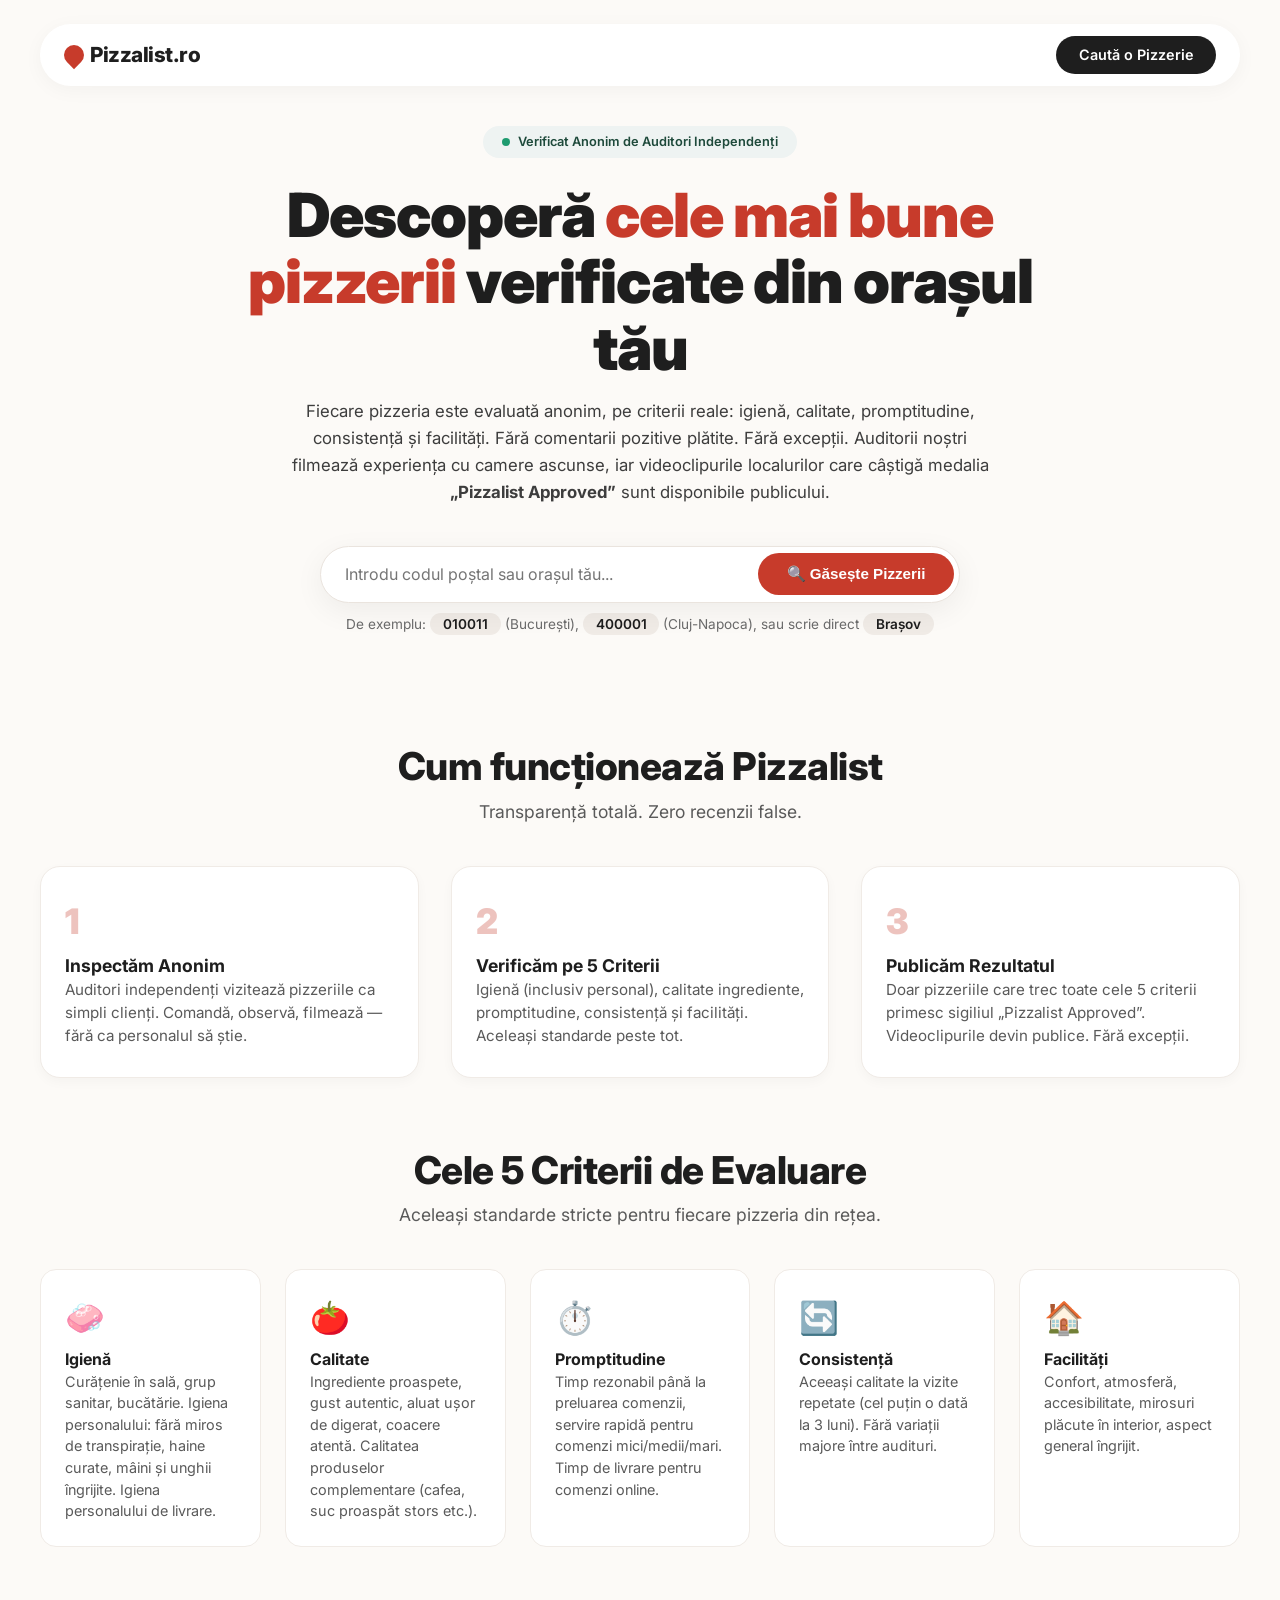
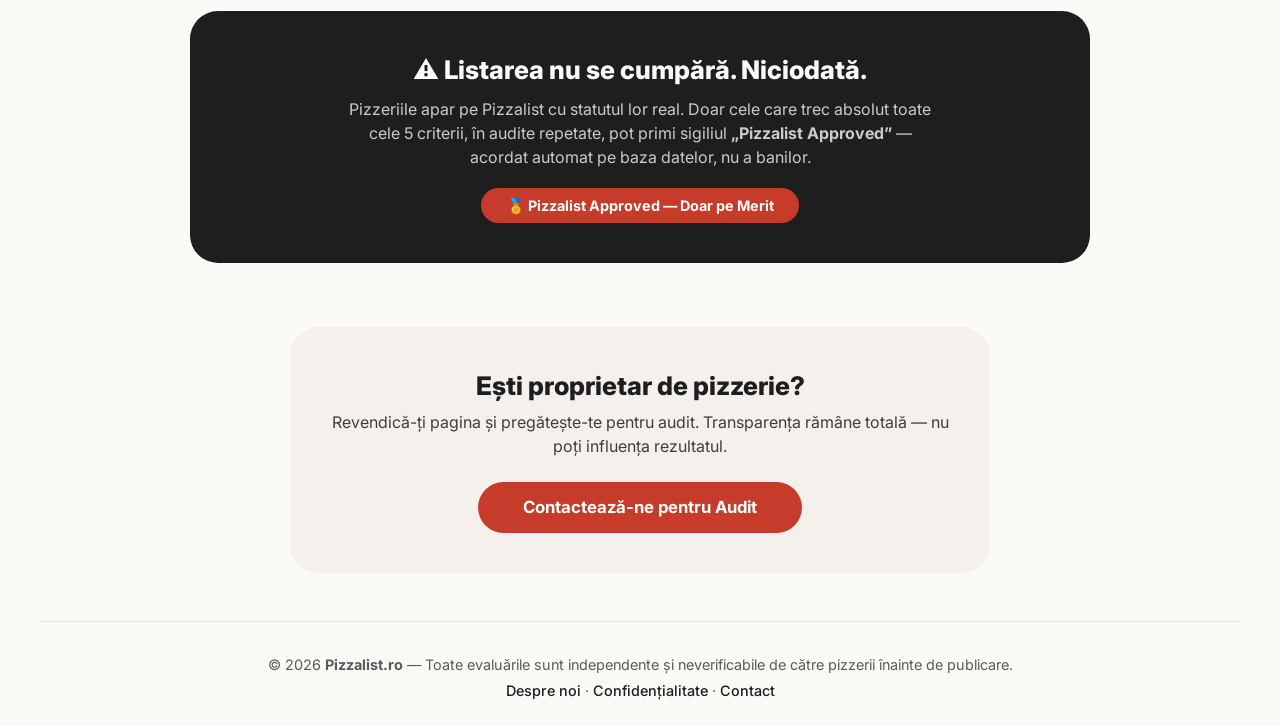
<file: index.html>
<!DOCTYPE html>
<html lang="ro">
<head>
    <meta charset="UTF-8">
    <meta name="viewport" content="width=device-width, initial-scale=1.0">

    <!-- ========== UPDATED TITLE & META DESCRIPTION (HIGH KEYWORD DENSITY) ========== -->
    <title>Pizzalist.ro — Cele Mai Bune Pizzerii Verificate din Orașul Tău | Pizza Autentică</title>
    <meta name="description" content="Descoperă cele mai bune pizzerii verificate anonim din România. Evaluări reale pe 5 criterii: igienă, calitate, promptitudine, consistență și facilități. Găsește pizza autentică în orașul tău.">

    <!-- ========== OPEN GRAPH (SOCIAL SHARING) ========== -->
    <meta property="og:title" content="Pizzalist.ro — Pizzerii Verificate Anonim" />
    <meta property="og:description" content="Evaluări reale pe 5 criterii. Fără reclame plătite. Găsește pizza autentică în orașul tău." />
    <meta property="og:image" content="https://pizzalist.ro/img/og-image.jpg" />
    <meta property="og:url" content="https://pizzalist.ro" />
    <meta property="og:type" content="website" />

    <!-- ========== FAVICON ========== -->
<link rel="icon" type="image/svg+xml" href="/img/favicon.svg">
    <link rel="icon" type="image/svg+xml" href="/img/favicon.svg">
<link rel="icon" type="image/png" sizes="32x32" href="/img/favicon.png">
    
    <!-- ========== CANONICAL TAG (Fixes URL canonicalization) ========== -->
    <link rel="canonical" href="https://pizzalist.ro/" />

    <!-- ========== JSON-LD STRUCTURED DATA ========== -->
    <script type="application/ld+json">
    {
        "@context": "https://schema.org",
        "@type": "WebSite",
        "name": "Pizzalist.ro",
        "url": "https://pizzalist.ro",
        "description": "Cele mai bune pizzerii verificate anonim din România.",
        "potentialAction": {
            "@type": "SearchAction",
            "target": "https://pizzalist.ro/?city={search_term_string}",
            "query-input": "required name=search_term_string"
        }
    }
    </script>

    <!-- ========== STYLES WITH DEFERRED FONT LOADING (Fixes Render-Blocking) ========== -->
    <link rel="preconnect" href="https://fonts.googleapis.com">
    <link rel="preconnect" href="https://fonts.gstatic.com" crossorigin>
    <link rel="preload" href="https://fonts.googleapis.com/css2?family=Inter:wght@400;500;600;700;800;900&display=swap" as="style" onload="this.rel='stylesheet'">
    <noscript>
        <link href="https://fonts.googleapis.com/css2?family=Inter:wght@400;500;600;700;800;900&display=swap" rel="stylesheet">
    </noscript>

    <link rel="stylesheet" href="css/style.css">

    <!-- ========== GOOGLE ANALYTICS 4 (MEDIUM PRIORITY FIX) ========== -->
    <!-- Replace G-YOUR_MEASUREMENT_ID with your actual GA4 measurement ID -->
    <script async src="https://www.googletagmanager.com/gtag/js?id=G-YOUR_MEASUREMENT_ID"></script>
    <script>
        window.dataLayer = window.dataLayer || [];
        function gtag(){dataLayer.push(arguments);}
        gtag('js', new Date());
        gtag('config', 'G-YOUR_MEASUREMENT_ID');
    </script>

</head>
<body>

    <!-- ========== NAVIGATION ========== -->
    <nav class="nav">
        <a href="/" class="nav-logo">
            <span class="slice"></span> Pizzalist.ro
        </a>
        <a href="#search" class="nav-cta">Caută o Pizzerie</a>
    </nav>

    <!-- ========== HERO ========== -->
    <section class="hero">
        <div class="hero-badge">
            <span class="dot"></span> Verificat Anonim de Auditori Independenți
        </div>
        <!-- UPDATED H1 WITH TARGET KEYWORDS -->
        <h1>Descoperă <span class="highlight">cele mai bune pizzerii</span> verificate din orașul tău</h1>
        <p class="hero-subtitle">
            Fiecare pizzeria este evaluată anonim, pe criterii reale: igienă, calitate, promptitudine, consistență și facilități. Fără comentarii pozitive plătite. Fără excepții. Auditorii noștri filmează experiența cu camere ascunse, iar videoclipurile localurilor care câștigă medalia <strong>„Pizzalist Approved”</strong> sunt disponibile publicului.
        </p>

        <!-- ========== SEARCH ========== -->
        <div class="search-section" id="search">
            <div class="search-wrapper">
                <input
                    type="text"
                    class="search-input"
                    id="searchInput"
                    placeholder="Introdu codul poștal sau orașul tău..."
                    aria-label="Caută după cod poștal sau oraș"
                    autocomplete="on"
                >
                <button class="search-btn" id="searchBtn" aria-label="Caută">
                    🔍 Găsește Pizzerii
                </button>
                <button class="search-clear" id="clearBtn" aria-label="Golește câmpul" style="display:none;">✕</button>
            </div>
            <p class="search-hint">
                De exemplu: <span>010011</span> (București), <span>400001</span> (Cluj-Napoca), sau scrie direct <span>Brașov</span>
            </p>
            <div class="search-status" id="searchStatus" aria-live="polite"></div>
        </div>

        <!-- ========== RESULTS CONTAINER ========== -->
        <div id="results" class="results-grid" style="display:none;"></div>
        <div id="noResults" class="no-results-msg" style="display:none;">
            <p>😕 Nu am găsit pizzerii în această zonă.</p>
            <p class="no-results-cta">
                <a href="/contact.html">📢 Vino ca auditor și adaugă-le tu!</a>
            </p>
        </div>
    </section>

    <!-- ========== HOW IT WORKS ========== -->
    <section class="section">
        <h2 class="section-title">Cum funcționează Pizzalist</h2>
        <p class="section-subtitle">Transparență totală. Zero recenzii false.</p>
        <div class="steps">
            <div class="step-card">
                <div class="step-num">1</div>
                <h4>Inspectăm Anonim</h4>
                <p>Auditori independenți vizitează pizzeriile ca simpli clienți. Comandă, observă, filmează — fără ca personalul să știe.</p>
            </div>
            <div class="step-card">
                <div class="step-num">2</div>
                <h4>Verificăm pe 5 Criterii</h4>
                <p>Igienă (inclusiv personal), calitate ingrediente, promptitudine, consistență și facilități. Aceleași standarde peste tot.</p>
            </div>
            <div class="step-card">
                <div class="step-num">3</div>
                <h4>Publicăm Rezultatul</h4>
                <p>Doar pizzeriile care trec toate cele 5 criterii primesc sigiliul „Pizzalist Approved”. Videoclipurile devin publice. Fără excepții.</p>
            </div>
        </div>
    </section>

    <!-- ========== CRITERIA ========== -->
    <section class="section">
        <h2 class="section-title">Cele 5 Criterii de Evaluare</h2>
        <p class="section-subtitle">Aceleași standarde stricte pentru fiecare pizzeria din rețea.</p>
        <div class="criteria-grid">
            <div class="criteria-card">
                <div class="criteria-icon">🧼</div>
                <h4>Igienă</h4>
                <p>Curățenie în sală, grup sanitar, bucătărie. Igiena personalului: fără miros de transpirație, haine curate, mâini și unghii îngrijite. Igiena personalului de livrare.</p>
            </div>
            <div class="criteria-card">
                <div class="criteria-icon">🍅</div>
                <h4>Calitate</h4>
                <p>Ingrediente proaspete, gust autentic, aluat ușor de digerat, coacere atentă. Calitatea produselor complementare (cafea, suc proaspăt stors etc.).</p>
            </div>
            <div class="criteria-card">
                <div class="criteria-icon">⏱️</div>
                <h4>Promptitudine</h4>
                <p>Timp rezonabil până la preluarea comenzii, servire rapidă pentru comenzi mici/medii/mari. Timp de livrare pentru comenzi online.</p>
            </div>
            <div class="criteria-card">
                <div class="criteria-icon">🔄</div>
                <h4>Consistență</h4>
                <p>Aceeași calitate la vizite repetate (cel puțin o dată la 3 luni). Fără variații majore între audituri.</p>
            </div>
            <div class="criteria-card">
                <div class="criteria-icon">🏠</div>
                <h4>Facilități</h4>
                <p>Confort, atmosferă, accesibilitate, mirosuri plăcute în interior, aspect general îngrijit.</p>
            </div>
        </div>
    </section>

    <!-- ========== TRUST BANNER ========== -->
    <div class="trust-banner">
        <h3>⚠️ Listarea nu se cumpără. Niciodată.</h3>
        <p>
            Pizzeriile apar pe Pizzalist cu statutul lor real. Doar cele care trec absolut toate cele 5 criterii, în audite repetate, pot primi sigiliul <strong>„Pizzalist Approved”</strong> — acordat automat pe baza datelor, nu a banilor.
        </p>
        <span class="seal-demo">🏅 Pizzalist Approved — Doar pe Merit</span>
    </div>

    <!-- ========== CTA ========== -->
    <div class="cta-section">
        <h3>Ești proprietar de pizzerie?</h3>
        <p>
            Revendică-ți pagina și pregătește-te pentru audit. Transparența rămâne totală — nu poți influența rezultatul.
        </p>
        <a href="/contact.html" class="btn-large">Contactează-ne pentru Audit</a>
    </div>

    <!-- ========== FOOTER ========== -->
    <footer class="footer">
        <p>© 2026 <strong>Pizzalist.ro</strong> — Toate evaluările sunt independente și neverificabile de către pizzerii înainte de publicare.</p>
        <p style="margin-top:0.3rem;"><a href="/about.html">Despre noi</a> · <a href="/privacy.html">Confidențialitate</a> · <a href="/contact.html">Contact</a></p>
    </footer>

    <!-- ========== SCRIPTS ========== -->
    <script src="js/search.js"></script>
</body>
</html>
</file>
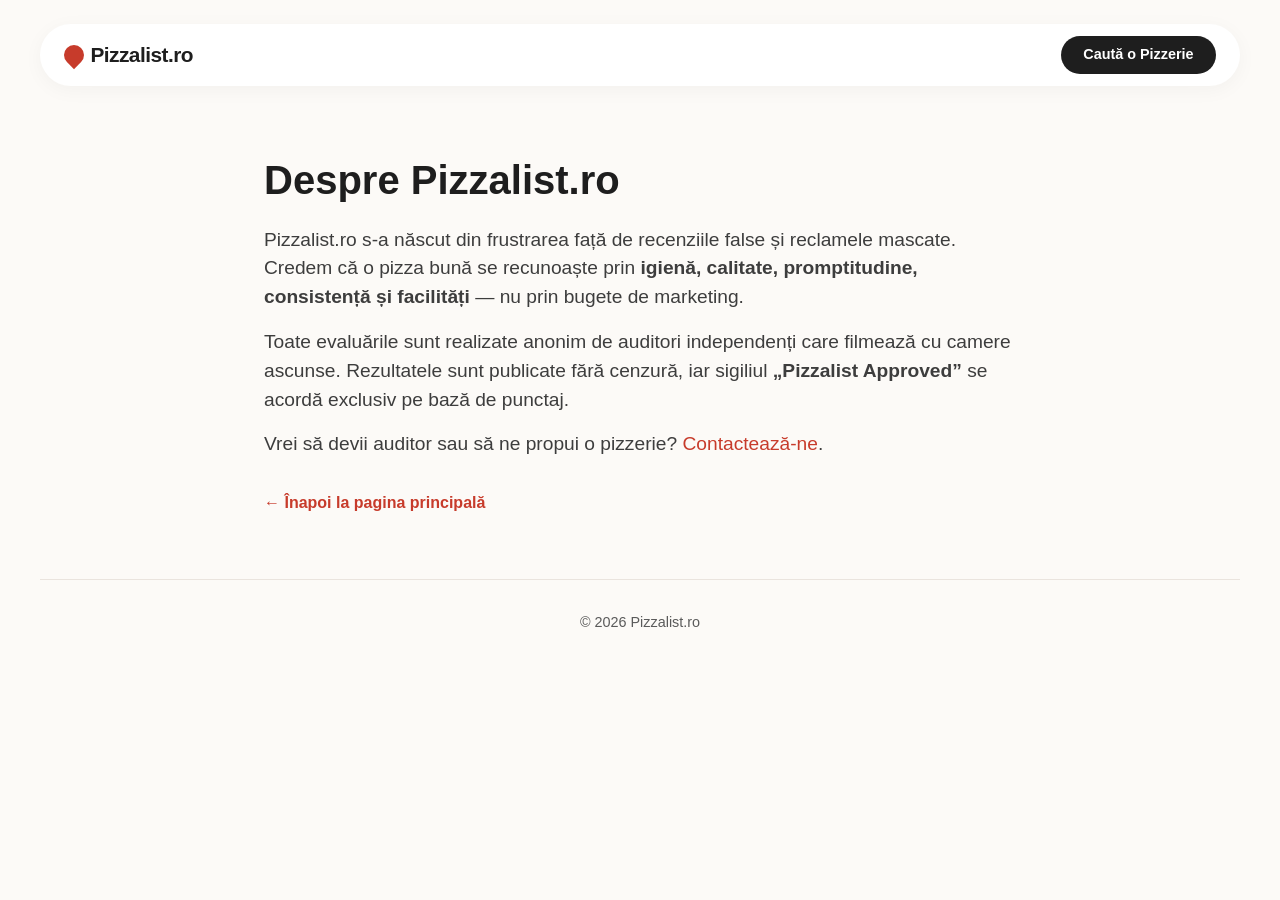
<file: about.html>
<!DOCTYPE html>
<html lang="ro">
<head>
    <meta charset="UTF-8">
    <meta name="viewport" content="width=device-width, initial-scale=1.0">
    <title>Despre noi — Pizzalist.ro</title>
    <link rel="stylesheet" href="css/style.css">
    <link rel="icon" href="/img/favicon.png">
</head>
<body>
    <nav class="nav" style="margin-top:1.5rem;">
        <a href="/" class="nav-logo"><span class="slice"></span> Pizzalist.ro</a>
        <a href="/#search" class="nav-cta">Caută o Pizzerie</a>
    </nav>
    <div style="max-width:800px;margin:4rem auto;padding:0 1.5rem;">
        <h1 style="font-size:2.5rem;font-weight:900;">Despre Pizzalist.ro</h1>
        <p style="font-size:1.2rem;color:#3d3d3d;margin-top:1rem;">
            Pizzalist.ro s-a născut din frustrarea față de recenziile false și reclamele mascate. 
            Credem că o pizza bună se recunoaște prin <strong>igienă, calitate, promptitudine, consistență și facilități</strong> — nu prin bugete de marketing.
        </p>
        <p style="font-size:1.2rem;color:#3d3d3d;margin-top:1rem;">
            Toate evaluările sunt realizate anonim de auditori independenți care filmează cu camere ascunse. 
            Rezultatele sunt publicate fără cenzură, iar sigiliul <strong>„Pizzalist Approved”</strong> se acordă exclusiv pe bază de punctaj.
        </p>
        <p style="font-size:1.2rem;color:#3d3d3d;margin-top:1rem;">
            Vrei să devii auditor sau să ne propui o pizzerie? <a href="/contact.html">Contactează-ne</a>.
        </p>
        <p style="margin-top:2rem;"><a href="/" style="font-weight:600;color:#c73b2b;">← Înapoi la pagina principală</a></p>
    </div>
    <footer class="footer"><p>© 2026 Pizzalist.ro</p></footer>
</body>
</html>
</file>
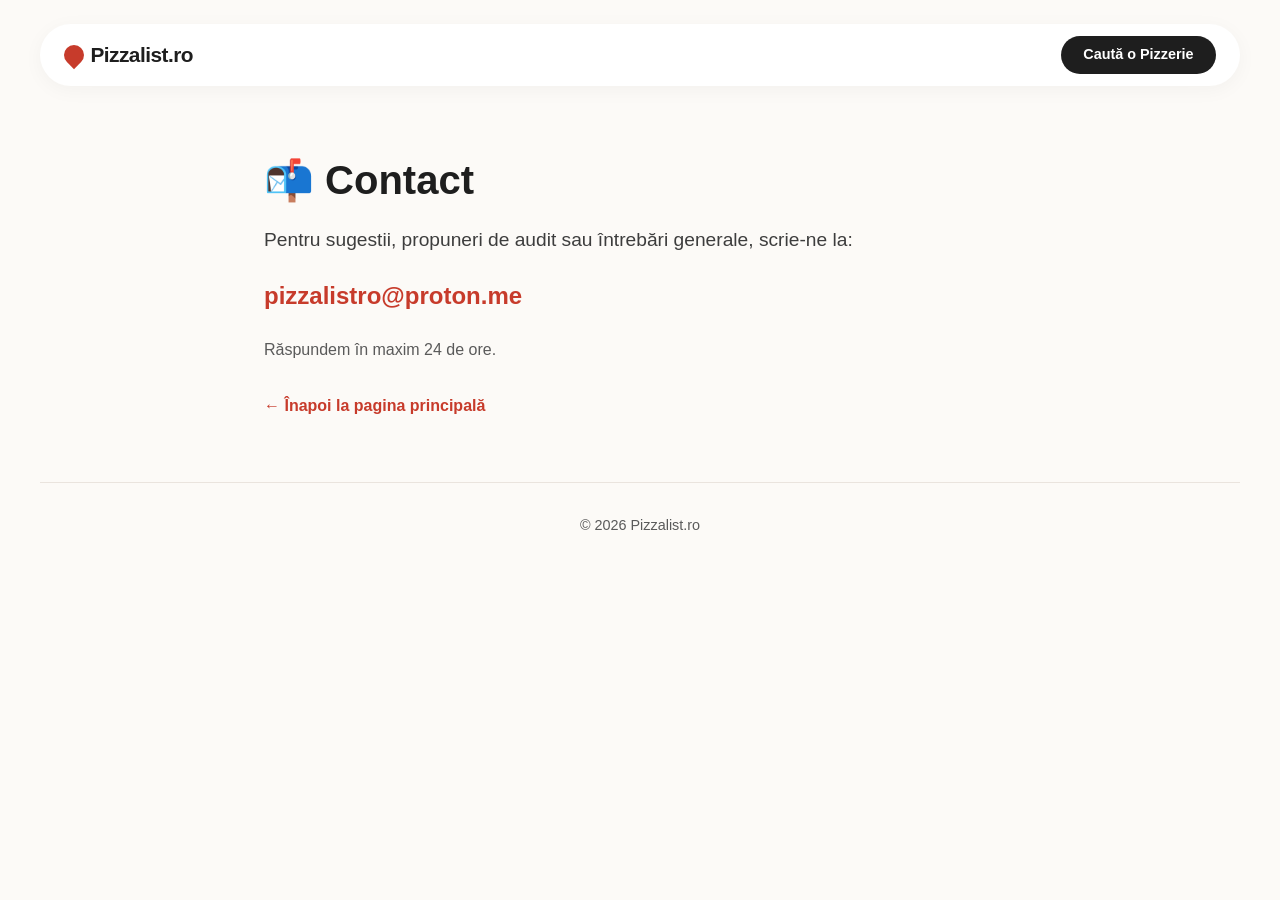
<file: contact.html>
<!DOCTYPE html>
<html lang="ro">
<head>
    <meta charset="UTF-8">
    <meta name="viewport" content="width=device-width, initial-scale=1.0">
    <title>Contact — Pizzalist.ro</title>
    <link rel="stylesheet" href="css/style.css">
    <link rel="icon" href="/img/favicon.png">
</head>
<body>
    <nav class="nav" style="margin-top:1.5rem;">
        <a href="/" class="nav-logo"><span class="slice"></span> Pizzalist.ro</a>
        <a href="/#search" class="nav-cta">Caută o Pizzerie</a>
    </nav>
    <div style="max-width:800px;margin:4rem auto;padding:0 1.5rem;">
        <h1 style="font-size:2.5rem;font-weight:900;">📬 Contact</h1>
        <p style="font-size:1.2rem;color:#3d3d3d;margin-top:1rem;">
            Pentru sugestii, propuneri de audit sau întrebări generale, scrie-ne la:
        </p>
        <p style="font-size:1.5rem;font-weight:600;margin:1.5rem 0;">
            <a href="mailto:pizzalistro@proton.me">pizzalistro@proton.me</a>
        </p>
        <p style="color:#5a5a5a;">Răspundem în maxim 24 de ore.</p>
        <p style="margin-top:2rem;"><a href="/" style="font-weight:600;color:#c73b2b;">← Înapoi la pagina principală</a></p>
    </div>
    <footer class="footer"><p>© 2026 Pizzalist.ro</p></footer>
</body>
</html>
</file>
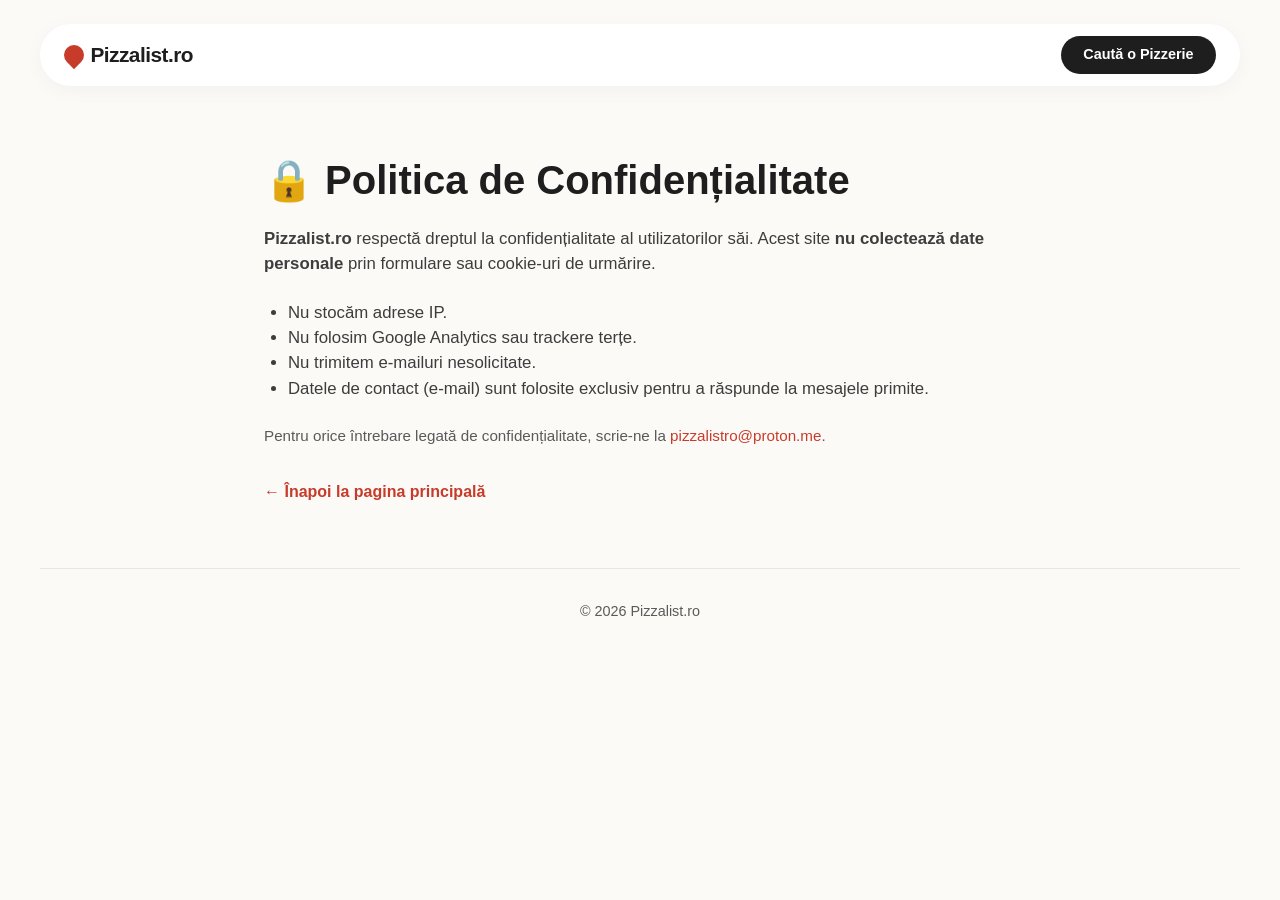
<file: privacy.html>
<!DOCTYPE html>
<html lang="ro">
<head>
    <meta charset="UTF-8">
    <meta name="viewport" content="width=device-width, initial-scale=1.0">
    <title>Confidențialitate — Pizzalist.ro</title>
    <link rel="stylesheet" href="css/style.css">
    <link rel="icon" href="/img/favicon.png">
</head>
<body>
    <nav class="nav" style="margin-top:1.5rem;">
        <a href="/" class="nav-logo"><span class="slice"></span> Pizzalist.ro</a>
        <a href="/#search" class="nav-cta">Caută o Pizzerie</a>
    </nav>
    <div style="max-width:800px;margin:4rem auto;padding:0 1.5rem;">
        <h1 style="font-size:2.5rem;font-weight:900;">🔒 Politica de Confidențialitate</h1>
        <p style="color:#3d3d3d;margin-top:1rem;font-size:1.05rem;">
            <strong>Pizzalist.ro</strong> respectă dreptul la confidențialitate al utilizatorilor săi. 
            Acest site <strong>nu colectează date personale</strong> prin formulare sau cookie-uri de urmărire.
        </p>
        <ul style="margin:1.5rem 0;list-style:disc;padding-left:1.5rem;color:#3d3d3d;font-size:1.05rem;">
            <li>Nu stocăm adrese IP.</li>
            <li>Nu folosim Google Analytics sau trackere terțe.</li>
            <li>Nu trimitem e-mailuri nesolicitate.</li>
            <li>Datele de contact (e-mail) sunt folosite exclusiv pentru a răspunde la mesajele primite.</li>
        </ul>
        <p style="color:#5a5a5a;font-size:0.95rem;">
            Pentru orice întrebare legată de confidențialitate, scrie-ne la <a href="mailto:pizzalistro@proton.me">pizzalistro@proton.me</a>.
        </p>
        <p style="margin-top:2rem;"><a href="/" style="font-weight:600;color:#c73b2b;">← Înapoi la pagina principală</a></p>
    </div>
    <footer class="footer"><p>© 2026 Pizzalist.ro</p></footer>
</body>
</html>
</file>
<file: css/style.css>
/* ===== RESET & BASE ===== */
* {
    margin: 0;
    padding: 0;
    box-sizing: border-box;
}

body {
    font-family: 'Inter', -apple-system, sans-serif;
    background: #fcfaf7;
    color: #1e1e1e;
    line-height: 1.5;
    padding: 0 1.5rem;
}

a {
    color: #c73b2b;
    text-decoration: none;
}
a:hover {
    text-decoration: underline;
}

img {
    max-width: 100%;
    height: auto;
    display: block;
}

/* ===== NAV ===== */
.nav {
    max-width: 1200px;
    margin: 1.5rem auto 0;
    display: flex;
    justify-content: space-between;
    align-items: center;
    padding: 0.75rem 1.5rem;
    background: #fff;
    border-radius: 60px;
    box-shadow: 0 4px 20px rgba(0, 0, 0, 0.04);
    position: sticky;
    top: 1rem;
    z-index: 100;
}

.nav-logo {
    font-weight: 800;
    font-size: 1.3rem;
    letter-spacing: -0.5px;
    color: #1e1e1e;
    display: flex;
    align-items: center;
    gap: 0.4rem;
}
.nav-logo .slice {
    display: inline-block;
    width: 20px;
    height: 20px;
    background: #c73b2b;
    border-radius: 50% 50% 50% 0;
    transform: rotate(-45deg);
}
.nav-cta {
    background: #1e1e1e;
    color: #fff;
    padding: 0.5rem 1.4rem;
    border-radius: 40px;
    font-weight: 600;
    font-size: 0.9rem;
    transition: background 0.2s;
}
.nav-cta:hover {
    background: #c73b2b;
    text-decoration: none;
}

/* ===== HERO ===== */
.hero {
    max-width: 1200px;
    margin: 2.5rem auto 0;
    text-align: center;
}

.hero-badge {
    display: inline-flex;
    align-items: center;
    gap: 0.5rem;
    background: #eef3f2;
    padding: 0.4rem 1.2rem;
    border-radius: 40px;
    font-size: 0.8rem;
    font-weight: 600;
    color: #1e4a3b;
    margin-bottom: 1.5rem;
}
.hero-badge .dot {
    width: 8px;
    height: 8px;
    background: #1e9b6f;
    border-radius: 50%;
    display: inline-block;
    animation: pulse 1.8s infinite;
}
@keyframes pulse {
    0%, 100% { opacity: 1; transform: scale(1); }
    50% { opacity: 0.4; transform: scale(0.9); }
}

.hero h1 {
    font-size: clamp(2.2rem, 5vw, 3.8rem);
    font-weight: 900;
    letter-spacing: -1px;
    line-height: 1.1;
    max-width: 800px;
    margin: 0 auto 1rem;
}
.hero .highlight {
    color: #c73b2b;
    position: relative;
}
.hero .highlight::after {
    content: '';
    position: absolute;
    left: 0;
    bottom: 2px;
    width: 100%;
    height: 6px;
    background: #fde3de;
    border-radius: 4px;
    z-index: -1;
}

.hero-subtitle {
    max-width: 720px;
    margin: 0 auto 2.5rem;
    color: #3d3d3d;
    font-size: 1.05rem;
    line-height: 1.6;
}

/* ===== SEARCH ===== */
.search-section {
    max-width: 640px;
    margin: 0 auto 2rem;
}

.search-wrapper {
    display: flex;
    align-items: center;
    gap: 0.5rem;
    background: #fff;
    border-radius: 60px;
    padding: 0.3rem 0.3rem 0.3rem 1.5rem;
    box-shadow: 0 8px 30px rgba(0, 0, 0, 0.06);
    border: 1px solid #eae4de;
    position: relative;
    transition: border 0.2s, box-shadow 0.2s;
}
.search-wrapper:focus-within {
    border-color: #c73b2b;
    box-shadow: 0 8px 30px rgba(199, 59, 43, 0.08);
}

.search-input {
    flex: 1;
    border: none;
    padding: 0.8rem 0;
    font-size: 1rem;
    background: transparent;
    outline: none;
    font-family: inherit;
}

.search-btn {
    background: #c73b2b;
    color: #fff;
    border: none;
    padding: 0.75rem 1.8rem;
    border-radius: 40px;
    font-weight: 700;
    font-size: 0.95rem;
    cursor: pointer;
    transition: background 0.2s, transform 0.1s;
    white-space: nowrap;
}
.search-btn:hover {
    background: #a82f21;
}
.search-btn:active {
    transform: scale(0.96);
}
.search-btn:disabled {
    opacity: 0.6;
    cursor: not-allowed;
}

.search-clear {
    background: none;
    border: none;
    font-size: 1.3rem;
    color: #888;
    cursor: pointer;
    padding: 0 0.5rem;
    display: none;
}
.search-clear:hover {
    color: #1e1e1e;
}

.search-hint {
    font-size: 0.85rem;
    color: #6b6b6b;
    margin-top: 0.7rem;
}
.search-hint span {
    background: #f0ebe6;
    padding: 0.2rem 0.8rem;
    border-radius: 20px;
    font-weight: 600;
    color: #1e1e1e;
    cursor: pointer;
    transition: background 0.2s;
}
.search-hint span:hover {
    background: #dcd3cb;
}

.search-status {
    min-height: 2rem;
    margin-top: 0.5rem;
    font-weight: 500;
}

/* ===== RESULTS GRID ===== */
.results-grid {
    display: grid;
    grid-template-columns: repeat(auto-fill, minmax(280px, 1fr));
    gap: 2rem;
    max-width: 1200px;
    margin: 2rem auto 0;
    text-align: left;
}

/* ===== PIZZERIA CARD ===== */
.pizzeria-card {
    background: #fff;
    border-radius: 20px;
    overflow: hidden;
    box-shadow: 0 4px 20px rgba(0, 0, 0, 0.04);
    transition: transform 0.2s, box-shadow 0.2s;
    border: 1px solid #f0ebe6;
    display: flex;
    flex-direction: column;
}
.pizzeria-card:hover {
    transform: translateY(-4px);
    box-shadow: 0 12px 40px rgba(0, 0, 0, 0.07);
}

.pizzeria-card .card-image {
    width: 100%;
    height: 180px;
    object-fit: cover;
    background: #eae4de;
}

.pizzeria-card .card-body {
    padding: 1.2rem 1.4rem 1.4rem;
    flex: 1;
    display: flex;
    flex-direction: column;
}

.pizzeria-card .card-header {
    display: flex;
    justify-content: space-between;
    align-items: flex-start;
    gap: 0.5rem;
    margin-bottom: 0.3rem;
}
.pizzeria-card .card-name {
    font-size: 1.2rem;
    font-weight: 700;
    color: #1e1e1e;
}

/* ===== STATUS BADGES ===== */
.status-badge {
    font-size: 0.6rem;
    font-weight: 700;
    padding: 0.25rem 0.7rem;
    border-radius: 30px;
    white-space: nowrap;
    letter-spacing: 0.3px;
    text-transform: uppercase;
}
.status-badge.approved {
    background: #1e9b6f;
    color: #fff;
}
.status-badge.pending {
    background: #6c757d;
    color: #fff;
}

.pizzeria-card .card-address {
    font-size: 0.9rem;
    color: #5a5a5a;
    margin: 0.2rem 0 0.4rem;
}

.pizzeria-card .card-description {
    font-size: 0.9rem;
    color: #5a5a5a;
    margin: 0.2rem 0 0.8rem;
    line-height: 1.4;
}

.pizzeria-card .card-actions {
    margin-top: auto;
    display: flex;
    gap: 0.6rem;
    flex-wrap: wrap;
}
.pizzeria-card .card-actions a {
    padding: 0.4rem 1rem;
    border-radius: 30px;
    font-size: 0.8rem;
    font-weight: 600;
    transition: background 0.2s, color 0.2s;
    background: #f5f0eb;
    color: #1e1e1e;
}
.pizzeria-card .card-actions a:hover {
    background: #c73b2b;
    color: #fff;
    text-decoration: none;
}
.pizzeria-card .card-actions .phone-link {
    background: #eef3f2;
    color: #1e4a3b;
}
.pizzeria-card .card-actions .phone-link:hover {
    background: #1e4a3b;
    color: #fff;
}

/* ===== NO RESULTS ===== */
.no-results-msg {
    max-width: 600px;
    margin: 2rem auto;
    padding: 2.5rem 2rem;
    background: #fff;
    border-radius: 24px;
    text-align: center;
    border: 2px dashed #eae4de;
}
.no-results-msg p {
    font-size: 1.2rem;
    color: #3d3d3d;
}
.no-results-cta {
    margin-top: 1rem;
}
.no-results-cta a {
    display: inline-block;
    background: #1e1e1e;
    color: #fff;
    padding: 0.7rem 2rem;
    border-radius: 40px;
    font-weight: 600;
}
.no-results-cta a:hover {
    background: #c73b2b;
    text-decoration: none;
}

/* ===== LOADING SPINNER ===== */
.loading-spinner {
    display: flex;
    justify-content: center;
    align-items: center;
    gap: 0.6rem;
    padding: 2rem 0;
    color: #5a5a5a;
    font-weight: 500;
}
.loading-spinner .spinner {
    width: 24px;
    height: 24px;
    border: 3px solid #eae4de;
    border-top-color: #c73b2b;
    border-radius: 50%;
    animation: spin 0.8s linear infinite;
}
@keyframes spin {
    to { transform: rotate(360deg); }
}

/* ===== SECTIONS ===== */
.section {
    max-width: 1200px;
    margin: 4rem auto;
    text-align: center;
}
.section-title {
    font-size: clamp(1.8rem, 3vw, 2.6rem);
    font-weight: 800;
    letter-spacing: -0.5px;
}
.section-subtitle {
    color: #5a5a5a;
    font-size: 1.1rem;
    margin-top: 0.2rem;
}

.steps {
    display: grid;
    grid-template-columns: repeat(auto-fit, minmax(200px, 1fr));
    gap: 2rem;
    margin-top: 2.5rem;
    text-align: left;
}
.step-card {
    background: #fff;
    padding: 1.8rem 1.5rem;
    border-radius: 20px;
    box-shadow: 0 4px 12px rgba(0, 0, 0, 0.03);
    border: 1px solid #f0ebe6;
}
.step-num {
    font-size: 2.2rem;
    font-weight: 900;
    color: #c73b2b;
    opacity: 0.3;
    margin-bottom: 0.3rem;
}
.step-card h4 {
    font-size: 1.1rem;
    font-weight: 700;
}
.step-card p {
    color: #5a5a5a;
    font-size: 0.95rem;
}

.criteria-grid {
    display: grid;
    grid-template-columns: repeat(auto-fit, minmax(180px, 1fr));
    gap: 1.5rem;
    margin-top: 2.5rem;
    text-align: left;
}
.criteria-card {
    background: #fff;
    padding: 1.5rem;
    border-radius: 16px;
    border: 1px solid #f0ebe6;
}
.criteria-icon {
    font-size: 2rem;
    margin-bottom: 0.3rem;
}
.criteria-card h4 {
    font-weight: 700;
}
.criteria-card p {
    font-size: 0.9rem;
    color: #5a5a5a;
}

/* ===== TRUST BANNER ===== */
.trust-banner {
    max-width: 900px;
    margin: 3rem auto;
    background: #1e1e1e;
    color: #fcfaf7;
    padding: 2.5rem 2rem;
    border-radius: 28px;
    text-align: center;
}
.trust-banner h3 {
    font-size: 1.6rem;
    font-weight: 800;
}
.trust-banner p {
    max-width: 600px;
    margin: 0.5rem auto 1.2rem;
    color: #cbcbcb;
}
.seal-demo {
    display: inline-block;
    background: #c73b2b;
    color: #fff;
    padding: 0.4rem 1.6rem;
    border-radius: 40px;
    font-weight: 700;
    font-size: 0.9rem;
}

/* ===== CTA SECTION ===== */
.cta-section {
    max-width: 700px;
    margin: 4rem auto 2rem;
    text-align: center;
    padding: 2.5rem 2rem;
    background: #f5f0eb;
    border-radius: 28px;
}
.cta-section h3 {
    font-size: 1.6rem;
    font-weight: 800;
}
.cta-section p {
    color: #3d3d3d;
    margin: 0.3rem 0 1.5rem;
}
.btn-large {
    display: inline-block;
    background: #c73b2b;
    color: #fff;
    padding: 0.8rem 2.8rem;
    border-radius: 60px;
    font-weight: 700;
    font-size: 1.05rem;
    transition: background 0.2s;
}
.btn-large:hover {
    background: #a82f21;
    text-decoration: none;
}

/* ===== FOOTER ===== */
.footer {
    max-width: 1200px;
    margin: 3rem auto 1.5rem;
    padding-top: 2rem;
    border-top: 1px solid #eae4de;
    text-align: center;
    font-size: 0.9rem;
    color: #5a5a5a;
}
.footer a {
    color: #1e1e1e;
    font-weight: 500;
}
.footer a:hover {
    color: #c73b2b;
}

/* ===== RESPONSIVE ===== */
@media (max-width: 640px) {
    body { padding: 0 1rem; }
    .nav { flex-wrap: wrap; gap: 0.5rem; justify-content: center; }
    .search-wrapper { flex-wrap: wrap; background: transparent; padding: 0; border: none; box-shadow: none; }
    .search-input { background: #fff; padding: 0.8rem 1.2rem; border-radius: 40px; border: 1px solid #eae4de; width: 100%; }
    .search-btn { width: 100%; justify-content: center; padding: 0.9rem; }
    .search-clear { position: absolute; right: 1rem; top: 50%; transform: translateY(-50%); display: none; }
    .search-wrapper:focus-within .search-clear { display: block; }
    .results-grid { grid-template-columns: 1fr; gap: 1.2rem; }
    .hero h1 { font-size: 2rem; }
    .trust-banner { padding: 1.8rem 1.2rem; }
}
</file>
